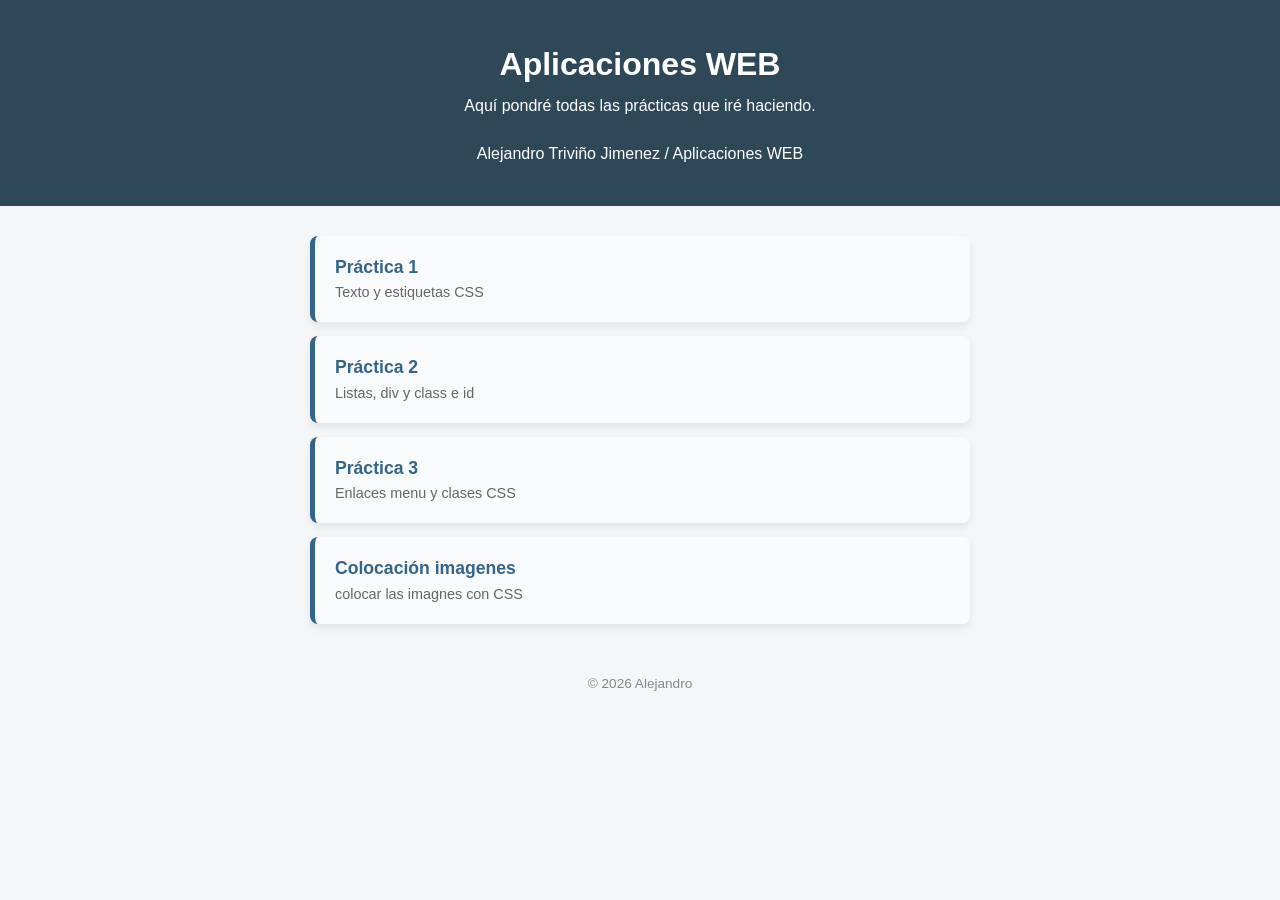
<file: index.html>
<!DOCTYPE html>
<html lang="es">
<head>
  <meta charset="UTF-8">
  <!-- Hace que la página se adapte al ancho de cada dispositivo (móvil, tablet, PC) -->
  <meta name="viewport" content="width=device-width, initial-scale=1.0">
  <title>Alejandro APWEB</title>
    <!-- Enlaza el archivo CSS que da estilo a la página -->
  <link rel="stylesheet" href="styles.css">
</head>
<body>

  <header>
    <h1>Aplicaciones WEB</h1>
    <p>Aquí pondré todas las prácticas que iré haciendo.</p>
    <br>
    <p>Alejandro Triviño Jimenez / Aplicaciones WEB</p>

  </header>

  <main>
    <ul class="lista">
      <li>
        <a href="ejercicio_1.html">
          <span class="titulo">Práctica 1</span>
          <span class="descripcion">Texto y estiquetas CSS</span>
        </a>
      </li>

      <li>
        <a href="practica_2.html">
          <span class="titulo">Práctica 2</span>
          <span class="descripcion">Listas, div y class e id</span>
        </a>
      </li>

      <li>
        <a href="practica3.html">
          <span class="titulo">Práctica 3</span>
          <span class="descripcion">Enlaces menu y clases CSS</span>
        </a>
      </li>

      <li>
        <a href="colocacion_css3_practica.html">
          <span class="titulo">Colocación imagenes</span>
          <span class="descripcion">colocar las imagnes con CSS</span>
        </a>
      </li>
    </ul>
  </main>
 <!-- footer es el pie de pagina -->
  <footer>
    <!-- &copy; es el símbolo © -->
    <p>&copy; 2026 Alejandro</p>
  </footer>

</body>
</html>
</file>
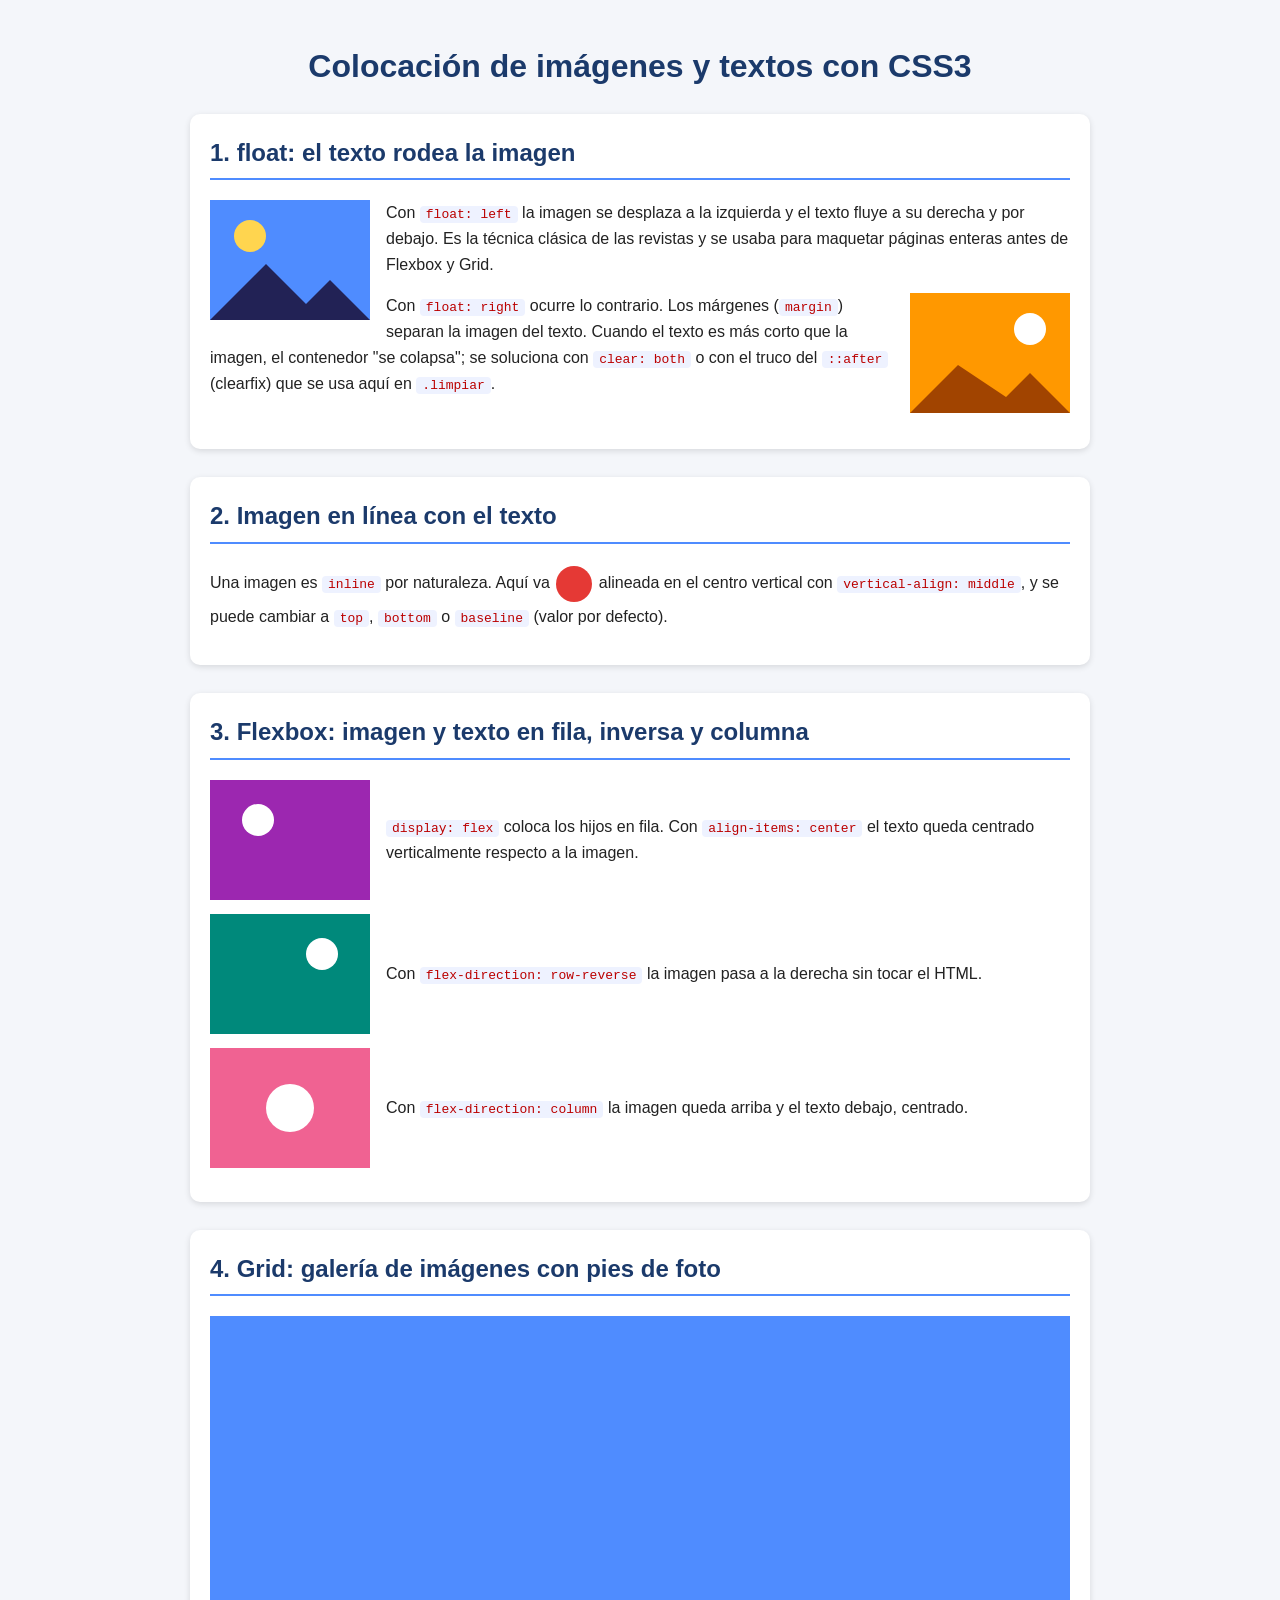
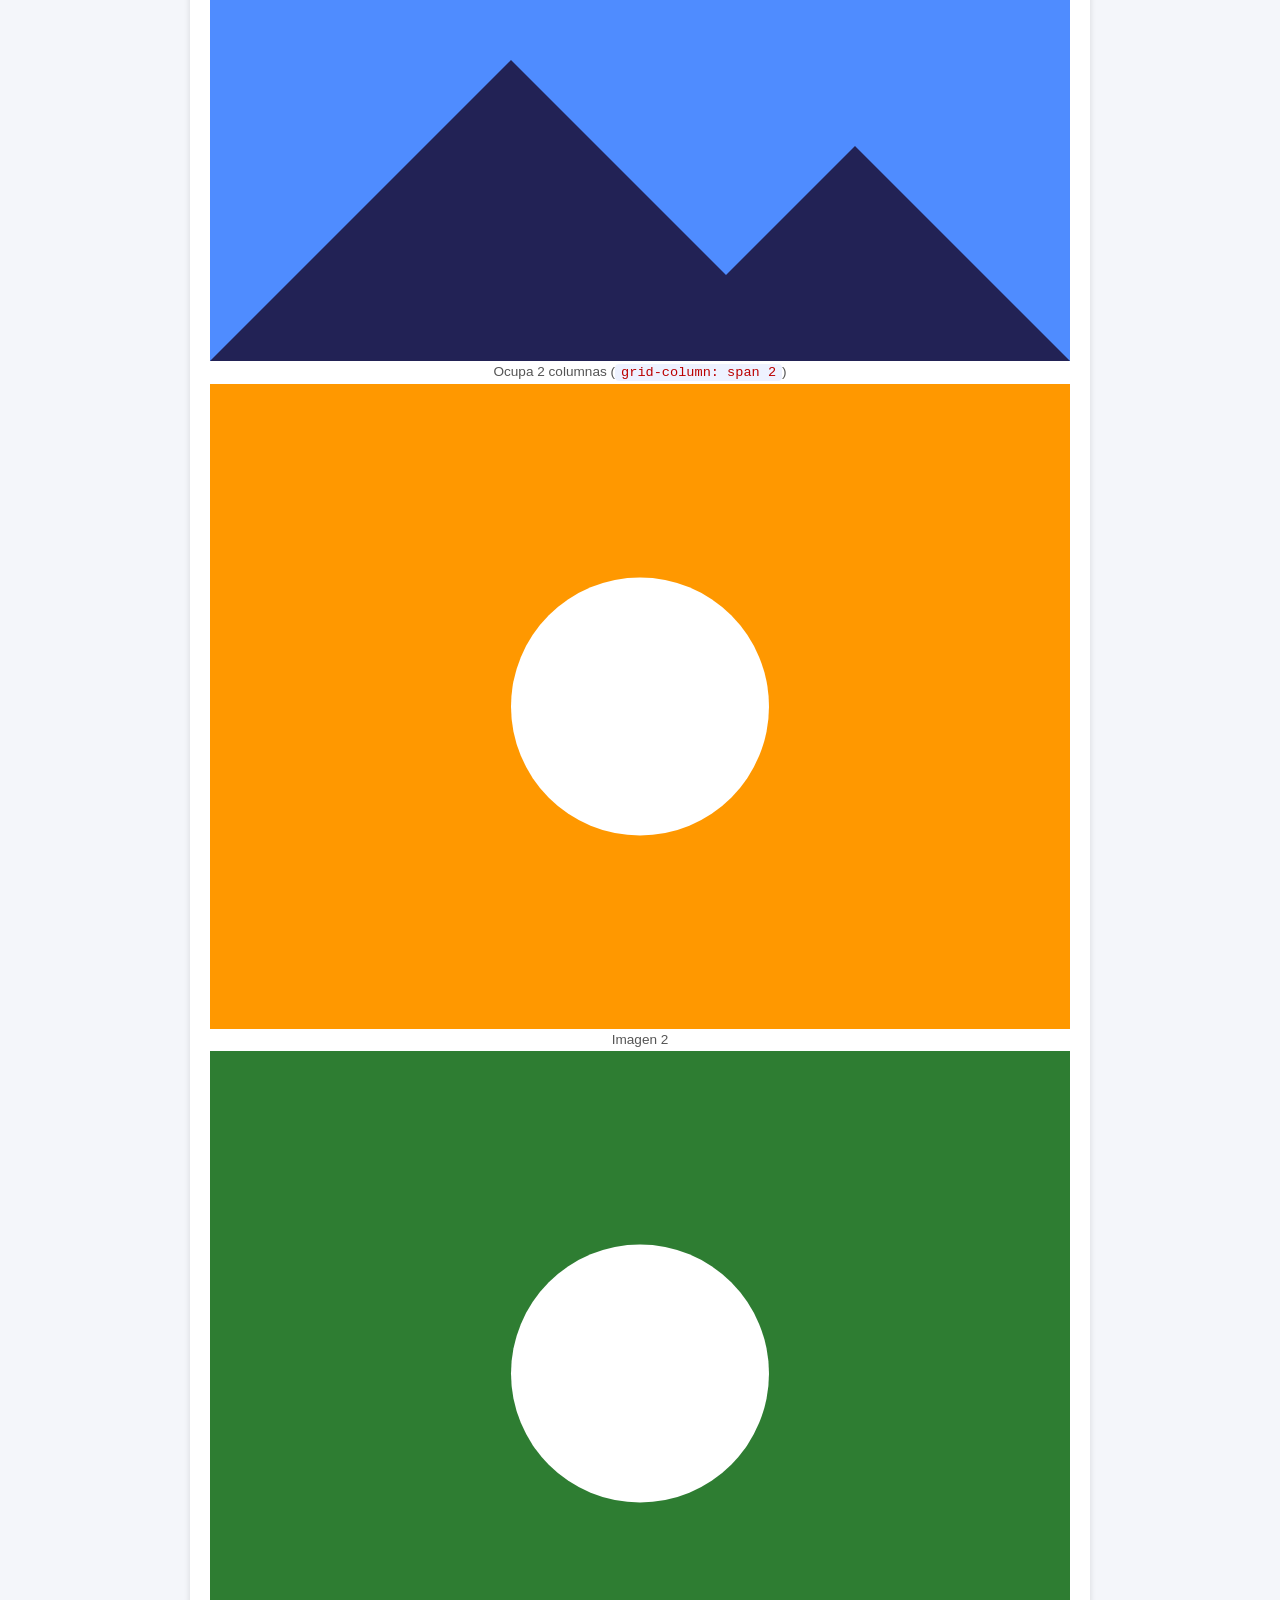
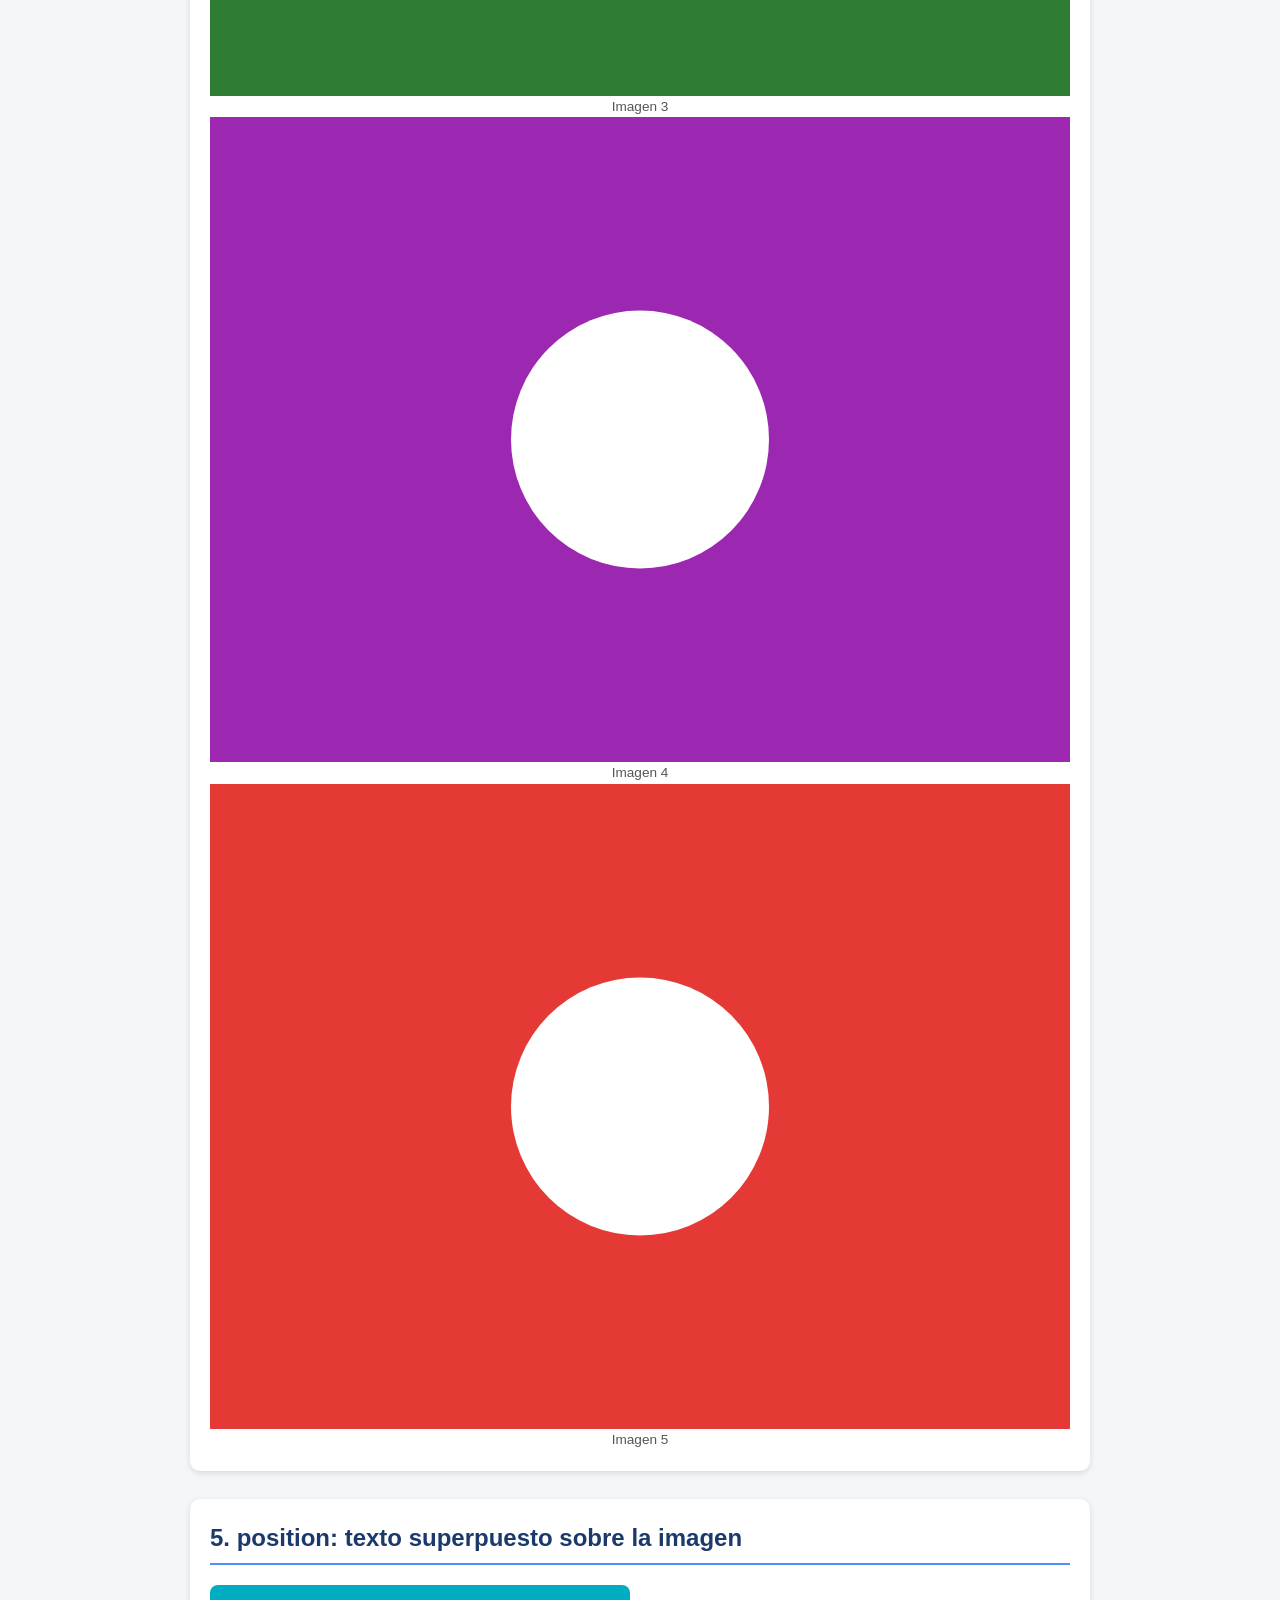
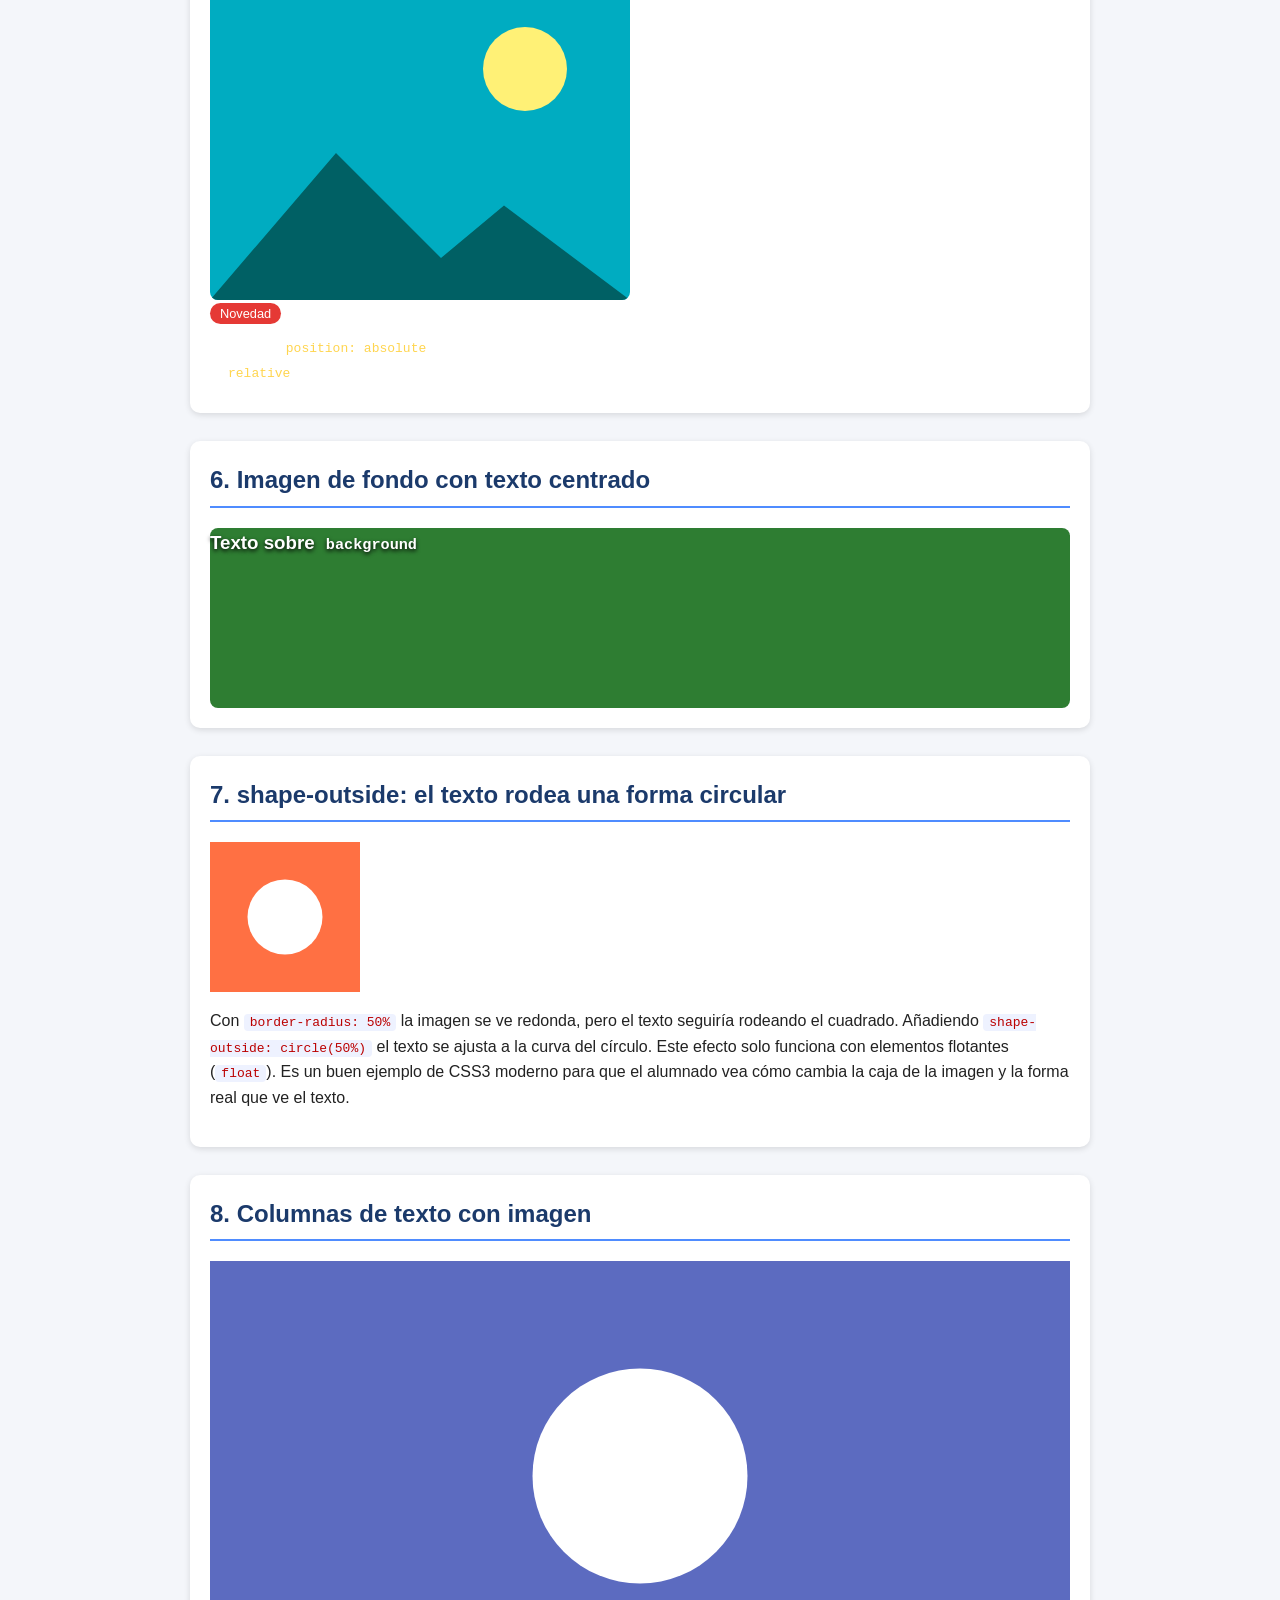
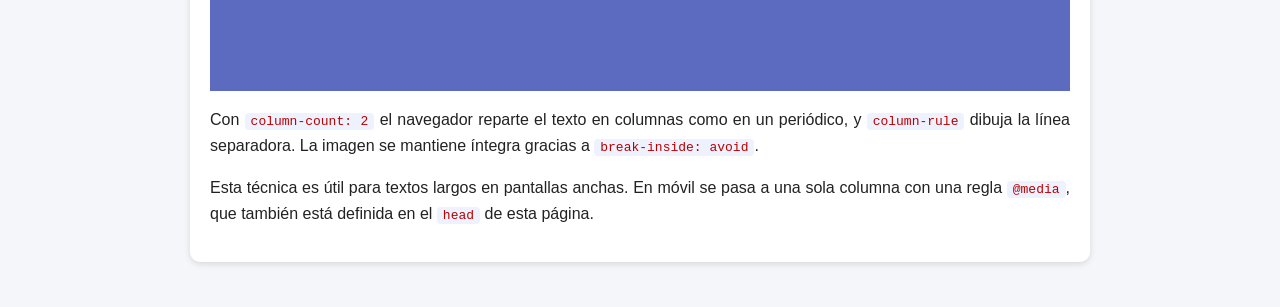
<file: colocacion_css3_practica.html>
<!DOCTYPE html>
<!-- 
  =====================================================================
  VERSIoN DE PRaCTICA: COLOCACIoN DE IMaGENES Y TEXTOS CON CSS3
  Modulo: Aplicaciones Web (2. SMR)

  INSTRUCCIONES:
  - El HTML ya esta terminado. NO hay que tocarlo.
  - Tu trabajo es completar el CSS de la etiqueta <style> (en el <head>).
  - Busca los comentarios "TODO" y escribe las propiedades que se piden.
  - Cada ejercicio indica la clase que debes estilizar y que efecto buscas.
  - Cuando termines, la página debe verse igual que la versión comentada.
  - Pista: consulta las propiedades en https://developer.mozilla.org/es/
  =====================================================================
-->
<html lang="es"> <!-- lang="es": indica que la página está en español -->
<head>
<!-- Codificación de caracteres: necesaria para ver bien tildes y la letra ñ -->
<meta charset="UTF-8">

<!-- Viewport: hace que la página se adapte al ancho del móvil (diseño responsive) -->
<meta name="viewport" content="width=device-width, initial-scale=1">

<!-- Título que aparece en la pestaña del navegador -->
<title>PRÁCTICA - Colocación de imágenes y textos con CSS3</title>

<style>
/* =====================================================================
   BASE: estilos generales de toda la página
   ===================================================================== */

/* El selector * afecta a TODOS los elementos.
   box-sizing: border-box hace que el width incluya el padding y el borde.
   Así, un elemento de 200px mide 200px en total y no se "estira". */
* { box-sizing: border-box; }

/* body: el cuerpo de la página */
body {
  font-family: Arial, Helvetica, sans-serif; /* tipo de letra (si no hay Arial, usa Helvetica, y si no, una sans-serif cualquiera) */
  line-height: 1.6;      /* altura de línea: 1.6 veces el tamaño de la letra, para leer mejor */
  color: #222;           /* color del texto (gris casi negro) */
  background: #f4f6fa;   /* color de fondo de la página */
  margin: 0;             /* quitamos el margen por defecto del navegador */
  padding: 20px;         /* espacio interior entre el borde de la ventana y el contenido */
}

h1 { text-align: center; color: #1b3a6b; } /* título principal centrado y en azul oscuro */

/* section: cada "tarjeta" blanca donde está un ejemplo */
section {
  background: #fff;                    /* fondo blanco */
  max-width: 900px;                    /* ancho máximo: en pantallas grandes no pasa de 900px */
  margin: 0 auto 28px;                 /* arriba 0 | izquierda y derecha auto (centra la caja) | abajo 28px */
  padding: 20px;                       /* espacio entre el borde de la tarjeta y su contenido */
  border-radius: 10px;                 /* esquinas redondeadas */
  box-shadow: 0 2px 6px rgba(0,0,0,.12); /* sombra: desplazamiento x, y, difuminado y color (negro al 12 %) */
}

h2 {
  margin-top: 0;                       /* pegamos el título al borde superior de la tarjeta */
  color: #1b3a6b;
  border-bottom: 2px solid #4f8cff;    /* línea azul debajo del título */
  padding-bottom: 6px;                 /* separación entre el texto y esa línea */
}

/* code: aspecto para resaltar propiedades CSS dentro de los textos */
code { background: #eef2ff; padding: 1px 6px; border-radius: 4px; color: #b00; }

/* Regla importante para imágenes:
   max-width: 100% -> la imagen nunca será más ancha que su contenedor (evita que se salga en el móvil).
   display: block  -> la imagen deja de ser "en línea" y se comporta como un bloque
                      (así desaparece el pequeño hueco que queda debajo de las imágenes). */
img { max-width: 100%; display: block; }


/* =====================================================================
   EJERCICIO 1. FLOAT: el texto rodea la imagen
   Objetivo: la primera imagen a la izquierda y la segunda a la derecha,
   con el texto rodeándolas.
   ===================================================================== */

.float-izq {
 float: left; /* TODO 1.1: haz que la imagen flote a la izquierda (float) */
  width: 160px;/* TODO 1.2: dale un ancho de 160px (width) */
  margin: 0 16px 8px 0;/* TODO 1.3: añade un margen solo a la derecha (16px) y abajo (8px) con margin */
}

.float-der {
  float: right;/* TODO 1.4: igual que la anterior, pero flotando a la derecha
               y con el margen en el lado izquierdo (16px) */
   width: 160px;
    margin: 0 0 16px 8px;
}

.limpiar::after {
  content: "";
  display:block;
  clear: both;
  /* TODO 1.5 (clearfix): para que el contenedor abrace a las imágenes flotantes necesitas
     tres propiedades: content (vacío ""), display (block) y clear (both) */
}


/* =====================================================================
   EJERCICIO 2. IMAGEN EN LÍNEA
   Objetivo: el iconito rojo debe quedar centrado verticalmente con el texto.
   ===================================================================== */

.en-linea {
  display: inline; /* TODO 2.1: ancho de 40px */
  width: 40px;
  height: 40px;
  vertical-align: middle;/* TODO 2.2: alineación vertical centrada (vertical-align) 
               Prueba también top, bottom y baseline y observa la diferencia */
}


/* =====================================================================
   EJERCICIO 3. FLEXBOX
   Objetivo: imagen y texto en fila; luego invertidos; luego en columna.
   ===================================================================== */

.flex {
  display: flex;/* TODO 3.1: activa Flexbox en el contenedor (display) */
  gap: 16px;/* TODO 3.2: separa los hijos 16px entre sí (gap) */
  align-items: center;/* TODO 3.3: centra los hijos verticalmente (align-items) */
  margin-bottom: 14px;
}

.flex img {
  width: 160px;/* TODO 3.4: ancho de 160px */
  /* TODO 3.5: evita que la imagen se encoja (flex-shrink con valor 0) */
}

.flex.inversa {
  /* TODO 3.6: invierte el orden de los hijos (flex-direction: row-reverse) */
}

.flex.columna {
  /* TODO 3.7: apila los hijos en vertical (flex-direction: column) */
  /* TODO 3.8: centra el texto (text-align) */
}


/* =====================================================================
   EJERCICIO 4. GRID
   Objetivo: galería de 3 columnas, con la primera imagen ocupando 2.
   ===================================================================== */

.galeria {
  /* TODO 4.1: activa la rejilla (display: grid) */
  /* TODO 4.2: crea 3 columnas iguales (grid-template-columns con repeat y fr) */
  /* TODO 4.3: separa las celdas 10px (gap) */
}

.galeria figure { margin: 0; }

.galeria img {
  /* TODO 4.4: ancho del 100% */
  /* TODO 4.5: altura de 120px */
  /* TODO 4.6: recorta la imagen sin deformarla (object-fit: cover) */
  /* TODO 4.7: esquinas redondeadas de 8px */
}

.galeria figcaption { font-size: .85rem; text-align: center; color: #555; }

.galeria .grande {
  /* TODO 4.8: que esta celda ocupe 2 columnas (grid-column: span 2) */
}


/* =====================================================================
   EJERCICIO 5. POSITION
   Objetivo: etiqueta roja arriba a la izquierda y franja negra abajo,
   ambas encima de la imagen.
   ===================================================================== */

.tarjeta {
  /* TODO 5.1: convierte a la tarjeta en la referencia de sus hijos (position: relative) */
  max-width: 420px;
}

.tarjeta img { width: 100%; border-radius: 8px; }

.tarjeta .etiqueta {
  /* TODO 5.2: position absolute */
  /* TODO 5.3: sepárala 10px de arriba (top) y 10px de la izquierda (left) */
  background: #e53935;
  color: #fff;
  padding: 3px 10px;
  border-radius: 14px;
  font-size: .8rem;
}

.tarjeta .pie {
  /* TODO 5.4: position absolute */
  /* TODO 5.5: pégala abajo y estírala de lado a lado (bottom, left y right a 0) */
  /* TODO 5.6: fondo negro semitransparente: background con rgba(0,0,0,.6) */
  color: #fff;
  padding: 8px 12px;
  /* TODO 5.7: redondea SOLO las esquinas de abajo (border-radius: 0 0 8px 8px) */
}


/* =====================================================================
   EJERCICIO 6. BACKGROUND
   Objetivo: caja con imagen de fondo y texto centrado.
   (La imagen de fondo ya está dada; no hace falta escribir la URL.)
   ===================================================================== */

.hero {
  height: 180px;
  border-radius: 8px;
  color: #fff;
  text-shadow: 0 2px 4px #000;
  background: #2e7d32; /* color de relleno provisional */

  /* TODO 6.1: sustituye el color de arriba por una imagen de fondo.
     Usa esta imagen:
     url("data:image/svg+xml,%3Csvg xmlns='http://www.w3.org/2000/svg' viewBox='0 0 200 150'%3E%3Crect width='200' height='150' fill='%232e7d32'/%3E%3Ccircle cx='150' cy='40' r='22' fill='%23ffeb3b'/%3E%3Cpath d='M0 150l60-80 50 60 30-30 60 50z' fill='%231b5e20'/%3E%3C/svg%3E")
     y añade: center / cover no-repeat */

  /* TODO 6.2: centra el texto vertical y horizontalmente con Flexbox
               (display: flex + align-items + justify-content) */
}


/* =====================================================================
   EJERCICIO 7. SHAPE-OUTSIDE
   Objetivo: imagen redonda y texto adaptándose a la curva.
   ===================================================================== */

.redonda {
  /* TODO 7.1: float a la izquierda */
  width: 150px;
  height: 150px;
  /* TODO 7.2: forma circular (border-radius: 50%) */
  /* TODO 7.3: que la imagen llene el círculo sin deformarse (object-fit) */
  /* TODO 7.4: que el texto siga el círculo (shape-outside: circle(50%)) */
  margin: 0 18px 6px 0;
}


/* =====================================================================
   EJERCICIO 8. COLUMNAS CSS
   Objetivo: texto en 2 columnas con línea separadora.
   ===================================================================== */

.columnas {
  /* TODO 8.1: 2 columnas (column-count) */
  /* TODO 8.2: separación de 28px entre columnas (column-gap) */
  /* TODO 8.3: línea separadora gris (column-rule: 1px solid #ccc) */
  text-align: justify;
}

.columnas img {
  width: 100%;
  margin-bottom: 10px;
  /* TODO 8.4: evita que la imagen se parta entre columnas (break-inside: avoid) */
}


/* =====================================================================
   EJERCICIO 9 (RETO). RESPONSIVE
   Objetivo: en pantallas de 600px o menos, imagen y texto se apilan,
   la galería pasa a 2 columnas y el texto a 1 columna.
   ===================================================================== */

/* TODO 9.1: escribe una regla @media (max-width: 600px) { ... } que contenga:
     - .flex y .flex.inversa con flex-direction: column
     - .galeria con grid-template-columns: 1fr 1fr
     - .columnas con column-count: 1
   Comprueba el resultado reduciendo el ancho de la ventana del navegador. */
</style>
</head>

<body>

<h1>Colocación de imágenes y textos con CSS3</h1>

<!-- ================================================================ -->
<!-- 1. FLOAT                                                          -->
<!-- Fíjate en el ORDEN: la imagen va ANTES del párrafo al que rodea.  -->
<!-- ================================================================ -->
<section>
  <h2>1. float: el texto rodea la imagen</h2>

  <!-- class="float-izq": aplica el CSS de .float-izq (imagen a la izquierda).
       alt: texto alternativo (accesibilidad y por si la imagen no carga). Es obligatorio. -->
  <img class="float-izq" alt="Paisaje azul" src="data:image/svg+xml,%3Csvg xmlns='http://www.w3.org/2000/svg' viewBox='0 0 200 150'%3E%3Crect width='200' height='150' fill='%234f8cff'/%3E%3Ccircle cx='50' cy='45' r='20' fill='%23ffd54f'/%3E%3Cpath d='M0 150l70-70 50 50 30-30 50 50z' fill='%23225'/%3E%3C/svg%3E">
  <p>Con <code>float: left</code> la imagen se desplaza a la izquierda y el texto fluye a su derecha y por debajo. Es la técnica clásica de las revistas y se usaba para maquetar páginas enteras antes de Flexbox y Grid.</p>

  <!-- Imagen flotando a la derecha -->
  <img class="float-der" alt="Paisaje naranja" src="data:image/svg+xml,%3Csvg xmlns='http://www.w3.org/2000/svg' viewBox='0 0 200 150'%3E%3Crect width='200' height='150' fill='%23ff9800'/%3E%3Ccircle cx='150' cy='45' r='20' fill='%23fff'/%3E%3Cpath d='M0 150l60-60 60 40 30-30 50 50z' fill='%23a14400'/%3E%3C/svg%3E">
  <p>Con <code>float: right</code> ocurre lo contrario. Los márgenes (<code>margin</code>) separan la imagen del texto. Cuando el texto es más corto que la imagen, el contenedor "se colapsa"; se soluciona con <code>clear: both</code> o con el truco del <code>::after</code> (clearfix) que se usa aquí en <code>.limpiar</code>.</p>

  <!-- Este div vacío aplica el clearfix: obliga a la sección a abrazar las imágenes flotantes -->
  <div class="limpiar"></div>
</section>

<!-- ================================================================ -->
<!-- 2. IMAGEN EN LÍNEA                                                -->
<!-- La imagen está DENTRO del párrafo, entre palabras.                -->
<!-- ================================================================ -->
<section>
  <h2>2. Imagen en línea con el texto</h2>
  <p>Una imagen es <code>inline</code> por naturaleza. Aquí va
    <img class="en-linea" alt="icono" src="data:image/svg+xml,%3Csvg xmlns='http://www.w3.org/2000/svg' viewBox='0 0 40 40'%3E%3Ccircle cx='20' cy='20' r='18' fill='%23e53935'/%3E%3C/svg%3E">
    alineada en el centro vertical con <code>vertical-align: middle</code>, y se puede cambiar a <code>top</code>, <code>bottom</code> o <code>baseline</code> (valor por defecto).</p>
</section>

<!-- ================================================================ -->
<!-- 3. FLEXBOX                                                        -->
<!-- Estructura: un div PADRE (class="flex") con 2 HIJOS: <img> y <p>. -->
<!-- Flexbox se aplica al padre y coloca a los hijos.                  -->
<!-- ================================================================ -->
<section>
  <h2>3. Flexbox: imagen y texto en fila, inversa y columna</h2>

  <!-- Ejemplo A: fila normal (imagen a la izquierda, texto a la derecha) -->
  <div class="flex">
    <img alt="Imagen izquierda" src="data:image/svg+xml,%3Csvg xmlns='http://www.w3.org/2000/svg' viewBox='0 0 200 150'%3E%3Crect width='200' height='150' fill='%239c27b0'/%3E%3Ccircle cx='60' cy='50' r='20' fill='%23fff'/%3E%3C/svg%3E">
    <p><code>display: flex</code> coloca los hijos en fila. Con <code>align-items: center</code> el texto queda centrado verticalmente respecto a la imagen.</p>
  </div>

  <!-- Ejemplo B: MISMO HTML (imagen primero), pero con la clase "inversa" la imagen se ve a la derecha -->
  <div class="flex inversa">
    <img alt="Imagen derecha" src="data:image/svg+xml,%3Csvg xmlns='http://www.w3.org/2000/svg' viewBox='0 0 200 150'%3E%3Crect width='200' height='150' fill='%2300897b'/%3E%3Ccircle cx='140' cy='50' r='20' fill='%23fff'/%3E%3C/svg%3E">
    <p>Con <code>flex-direction: row-reverse</code> la imagen pasa a la derecha sin tocar el HTML.</p>
  </div>

  <!-- Ejemplo C: en columna -->
  <div class="flex columna">
    <img alt="Imagen arriba" src="data:image/svg+xml,%3Csvg xmlns='http://www.w3.org/2000/svg' viewBox='0 0 200 150'%3E%3Crect width='200' height='150' fill='%23f06292'/%3E%3Ccircle cx='100' cy='75' r='30' fill='%23fff'/%3E%3C/svg%3E">
    <p>Con <code>flex-direction: column</code> la imagen queda arriba y el texto debajo, centrado.</p>
  </div>
</section>

<!-- ================================================================ -->
<!-- 4. GRID                                                           -->
<!-- <figure> agrupa una imagen con su pie de foto <figcaption>.       -->
<!-- Es la etiqueta semántica correcta para imágenes con descripción.  -->
<!-- ================================================================ -->
<section>
  <h2>4. Grid: galería de imágenes con pies de foto</h2>
  <div class="galeria">

    <!-- Esta figura lleva class="grande": ocupa 2 de las 3 columnas -->
    <figure class="grande">
      <img alt="Grande" src="data:image/svg+xml,%3Csvg xmlns='http://www.w3.org/2000/svg' viewBox='0 0 200 150'%3E%3Crect width='200' height='150' fill='%234f8cff'/%3E%3Cpath d='M0 150l70-70 50 50 30-30 50 50z' fill='%23225'/%3E%3C/svg%3E">
      <figcaption>Ocupa 2 columnas (<code>grid-column: span 2</code>)</figcaption>
    </figure>

    <!-- Las siguientes ocupan 1 columna cada una; la rejilla las coloca sola, de izquierda a derecha y de arriba abajo -->
    <figure>
      <img alt="Dos" src="data:image/svg+xml,%3Csvg xmlns='http://www.w3.org/2000/svg' viewBox='0 0 200 150'%3E%3Crect width='200' height='150' fill='%23ff9800'/%3E%3Ccircle cx='100' cy='75' r='30' fill='%23fff'/%3E%3C/svg%3E">
      <figcaption>Imagen 2</figcaption>
    </figure>
    <figure>
      <img alt="Tres" src="data:image/svg+xml,%3Csvg xmlns='http://www.w3.org/2000/svg' viewBox='0 0 200 150'%3E%3Crect width='200' height='150' fill='%232e7d32'/%3E%3Ccircle cx='100' cy='75' r='30' fill='%23fff'/%3E%3C/svg%3E">
      <figcaption>Imagen 3</figcaption>
    </figure>
    <figure>
      <img alt="Cuatro" src="data:image/svg+xml,%3Csvg xmlns='http://www.w3.org/2000/svg' viewBox='0 0 200 150'%3E%3Crect width='200' height='150' fill='%239c27b0'/%3E%3Ccircle cx='100' cy='75' r='30' fill='%23fff'/%3E%3C/svg%3E">
      <figcaption>Imagen 4</figcaption>
    </figure>
    <figure>
      <img alt="Cinco" src="data:image/svg+xml,%3Csvg xmlns='http://www.w3.org/2000/svg' viewBox='0 0 200 150'%3E%3Crect width='200' height='150' fill='%23e53935'/%3E%3Ccircle cx='100' cy='75' r='30' fill='%23fff'/%3E%3C/svg%3E">
      <figcaption>Imagen 5</figcaption>
    </figure>
  </div>
</section>

<!-- ================================================================ -->
<!-- 5. POSITION                                                       -->
<!-- Tres elementos dentro de la tarjeta (el padre con position: relative): -->
<!-- la imagen (normal) y dos capas que se colocan encima (absolute).  -->
<!-- ================================================================ -->
<section>
  <h2>5. position: texto superpuesto sobre la imagen</h2>
  <div class="tarjeta">
    <img alt="Tarjeta" src="data:image/svg+xml,%3Csvg xmlns='http://www.w3.org/2000/svg' viewBox='0 0 200 150'%3E%3Crect width='200' height='150' fill='%2300acc1'/%3E%3Ccircle cx='150' cy='40' r='20' fill='%23fff176'/%3E%3Cpath d='M0 150l60-70 50 50 30-25 60 45z' fill='%23006064'/%3E%3C/svg%3E">
    <span class="etiqueta">Novedad</span>  <!-- arriba a la izquierda -->
    <div class="pie">Pie con <code style="background:none;color:#ffd54f">position: absolute</code> dentro de un padre <code style="background:none;color:#ffd54f">relative</code></div> <!-- abajo, a todo el ancho -->
  </div>
</section>

<!-- ================================================================ -->
<!-- 6. BACKGROUND                                                     -->
<!-- No hay <img>: la imagen está en el CSS (clase .hero).             -->
<!-- ================================================================ -->
<section>
  <h2>6. Imagen de fondo con texto centrado</h2>
  <div class="hero"><h3>Texto sobre <code style="background:none;color:#fff">background</code></h3></div>
</section>

<!-- ================================================================ -->
<!-- 7. SHAPE-OUTSIDE                                                  -->
<!-- ================================================================ -->
<section>
  <h2>7. shape-outside: el texto rodea una forma circular</h2>
  <img class="redonda" alt="Redonda" src="data:image/svg+xml,%3Csvg xmlns='http://www.w3.org/2000/svg' viewBox='0 0 200 200'%3E%3Crect width='200' height='200' fill='%23ff7043'/%3E%3Ccircle cx='100' cy='100' r='50' fill='%23fff'/%3E%3C/svg%3E">
  <p>Con <code>border-radius: 50%</code> la imagen se ve redonda, pero el texto seguiría rodeando el cuadrado. Añadiendo <code>shape-outside: circle(50%)</code> el texto se ajusta a la curva del círculo. Este efecto solo funciona con elementos flotantes (<code>float</code>). Es un buen ejemplo de CSS3 moderno para que el alumnado vea cómo cambia la caja de la imagen y la forma real que ve el texto.</p>
  <div class="limpiar"></div>
</section>

<!-- ================================================================ -->
<!-- 8. COLUMNAS                                                       -->
<!-- ================================================================ -->
<section>
  <h2>8. Columnas de texto con imagen</h2>
  <div class="columnas">
    <img alt="Columnas" src="data:image/svg+xml,%3Csvg xmlns='http://www.w3.org/2000/svg' viewBox='0 0 200 100'%3E%3Crect width='200' height='100' fill='%235c6bc0'/%3E%3Ccircle cx='100' cy='50' r='25' fill='%23fff'/%3E%3C/svg%3E">
    <p>Con <code>column-count: 2</code> el navegador reparte el texto en columnas como en un periódico, y <code>column-rule</code> dibuja la línea separadora. La imagen se mantiene íntegra gracias a <code>break-inside: avoid</code>.</p>
    <p>Esta técnica es útil para textos largos en pantallas anchas. En móvil se pasa a una sola columna con una regla <code>@media</code>, que también está definida en el <code>head</code> de esta página.</p>
  </div>
</section>

</body>
</html>
</file>
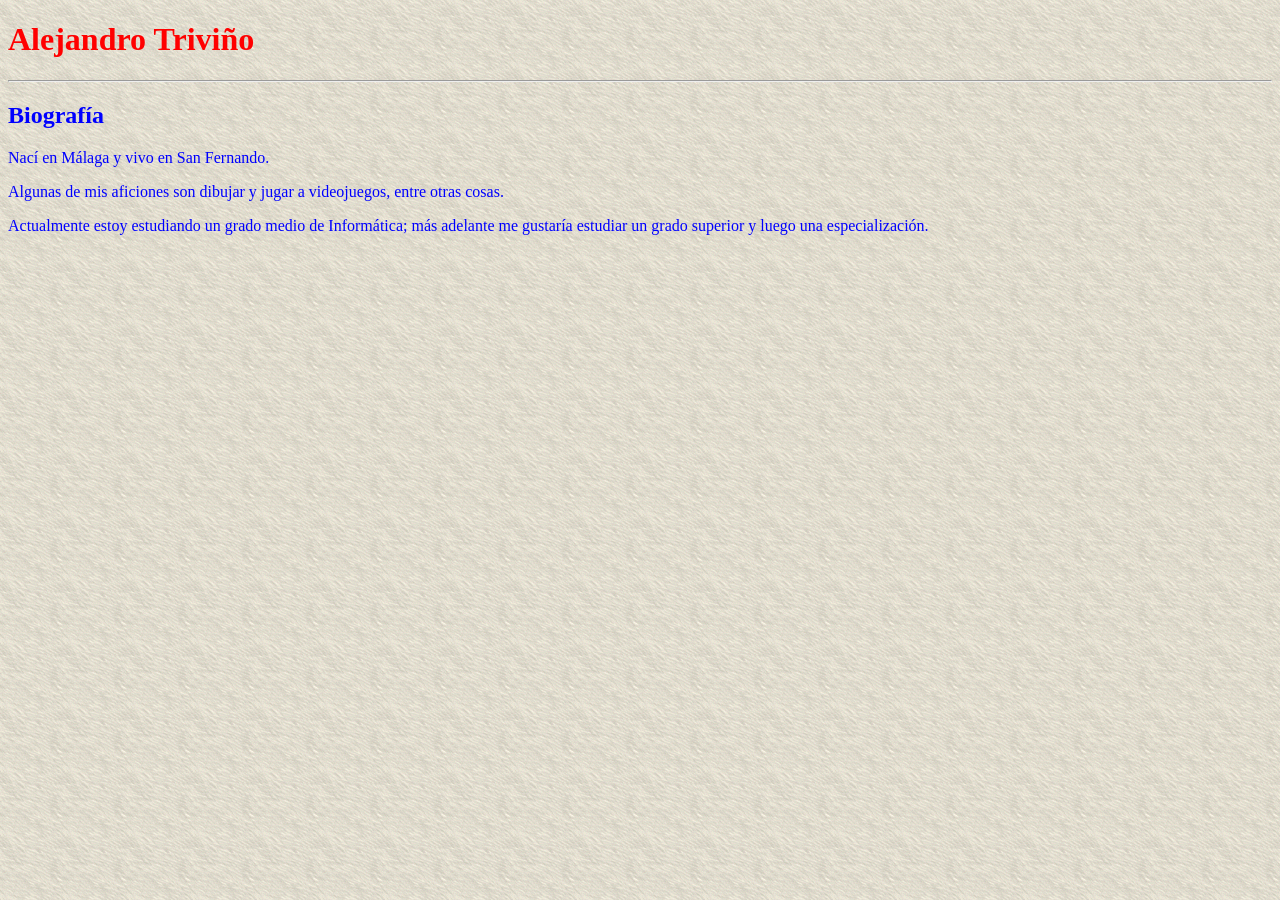
<file: ejercicio_1.html>
<!DOCTYPE html>
<html lang="en">
<head>
    <meta charset="UTF-8">
    <meta name="viewport" content="width=device-width, initial-scale=1.0">
    <title>Ejercico 1</title>
    <style>
        h1{
            color: red;
        }
        h2{
            color: blue;
        }
        p {
            color: blue;
        }
        body{
            background-image: url("fondo.gif");
        }

    </style>
</head>
<body>
    <h1>Alejandro Triviño</h1>
<hr>
    <h2>Biografía</h2>    

    <p>Nací en Málaga y vivo en San Fernando.</p>
    <p>Algunas de mis aficiones son dibujar y jugar a videojuegos, entre otras cosas.</p>
    <p>Actualmente estoy estudiando un grado medio de Informática; más adelante me gustaría estudiar un grado superior y luego una especialización.
</p>
</body>
</html>
</file>
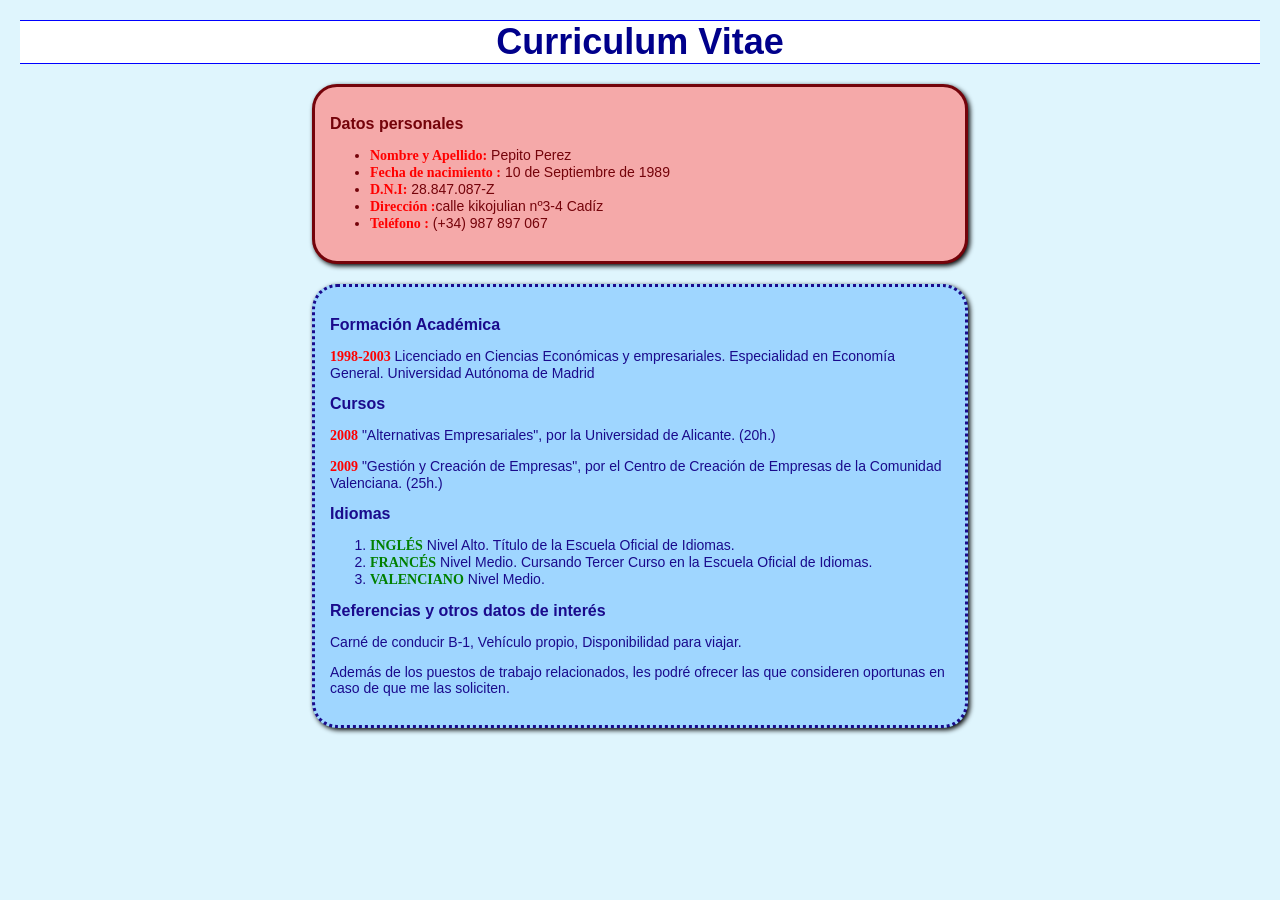
<file: practica_2.html>
<!DOCTYPE html>
<html lang="en">
<head>
    <meta charset="UTF-8">
    <meta name="viewport" content="width=device-width, initial-scale=1.0">
    <title>Document</title>
        <meta charset="UTF-8">
        <title>Ejercicio 2</title>
        <link rel="stylesheet" type="text/css" href="stylesp2.css">
</head>
<body>
    <h1>Curriculum Vitae</h1>
    <div id="recuadro">
        <h2>Datos personales</h2>
        <ul>
            <li> <span class="TimesRojo">Nombre y Apellido:</span> Pepito Perez</li>
             <li><span class="TimesRojo">Fecha de nacimiento :</span> 10 de Septiembre de 1989</li>
            <li><span class="TimesRojo">D.N.I:</span> 28.847.087-Z</li>
            <li><span class="TimesRojo">Dirección :</span>calle kikojulian nº3-4 Cadíz</li>
            <li><span class="TimesRojo">Teléfono :</span> (+34) 987 897 067</li>
        </ul>
    </div>
    <div id="recuadro2">
    <h2>Formación Académica</h2>
        <p><span class="TimesRojo">1998-2003</span> Licenciado en Ciencias Económicas y empresariales. Especialidad en Economía General. Universidad Autónoma de Madrid</p>
    <h2>Cursos</h2>
        <p><span class="TimesRojo">2008</span> "Alternativas Empresariales", por la Universidad de Alicante. (20h.)</p>
        <p><span class="TimesRojo">2009</span> "Gestión y Creación de Empresas", por el Centro de Creación de Empresas de la Comunidad Valenciana. (25h.)</p>

    <h2>Idiomas</h2>
    <ol>
      <li><span class="TimesVerde">INGLÉS</span> Nivel Alto. Título de la Escuela Oficial de Idiomas.</li>
      <li><span class="TimesVerde">FRANCÉS</span> Nivel Medio. Cursando Tercer Curso en la Escuela Oficial de Idiomas.</li>
      <li><span class="TimesVerde">VALENCIANO</span> Nivel Medio.</li>
    </ol>

    <h2>Referencias y otros datos de interés</h2>
        <p>Carné de conducir B-1, Vehículo propio, Disponibilidad para viajar.</p>
        <p>Además de los puestos de trabajo relacionados, les podré ofrecer las que consideren oportunas en caso de que me las soliciten.</p>
  </div>
</body>
</html>
</file>
<file: styles.css>
/**/
* {
  box-sizing: border-box;
  margin: 0;
  padding: 0;
}

body {
     /* Tipo de letra*/
  font-family: Arial, Helvetica, sans-serif;
  /* Color de fondo de la página */
  background: #f4f6f8;
  /* Color del texto general */
  color: #2b2b2b;
    /* Espacio entre líneas de texto */
  line-height: 1.5;
}

header {
  background: #2f4858;
  color: #fff;
  text-align: center;
    /* Espacio interior: 40px arriba/abajo y 20px a los lados */
  padding: 40px 20px;
}

header h1 {
  font-size: 2rem;
    /* Separación con lo que va debajo */
  margin-bottom: 6px;
}
/* Estilo para un <h6> ahora mismo no lo utilizo */
header h6 {
  font-size: 2rem;
  margin-bottom: 6px;
}

main {
 /* Ancho máximo: en pantallas grandes no se estira más de 700px */
  max-width: 700px;
  /* 30px arriba/abajo y "auto" a los lados = centrado horizontal */
  margin: 30px auto;
  padding: 0 20px;
}

/* Quita las viñetas de la lista */
.lista {
  list-style: none;
}

/* Separación entre una práctica y la siguiente */
.lista li {
  margin-bottom: 14px;
}

.lista a {
 /* "block" hace que el enlace ocupe todo el ancho como una caja */
  display: block;
  background: #ffffff63;
/* Esquinas redondeadas */
  padding: 18px 20px;
  border-radius: 8px;
  border-left: 5px solid #33658a;
 /* Quita el subrayado del enlace */
  text-decoration: none;
 /* El texto hereda el color normal en vez del azul de los enlaces */
  color: inherit;
  /* una sombra bajo la tarjeta */
  box-shadow: 0 4px 8px rgba(0, 0, 0, 0.08);
  transition: transform 0.2s, box-shadow 0.2s;
}

/* EFECTO HOVER: al pasar el ratón por encima */
.lista a:hover {
 /* La tarjeta sube 3px es para darle efecto*/
  transform: translateY(-3px);
/* La sombra se hace más grande y marcada */
  box-shadow: 0 6px 14px rgba(0, 0, 0, 0.12);
}

.titulo {
  display: block;
  font-weight: bold;
  font-size: 1.1rem;
  color: #33658a;
}

/* clase mas pequeña y de otro color para la descripción */
.descripcion {
  font-size: 0.9rem;
  color: #666;
}

/*pie de pagina*/
footer {
  text-align: center;
  padding: 20px;
  font-size: 0.85rem;
  color: #888;
}
</file>
<file: stylesp2.css>
body {
        font-family: Verdana;
        font-size: 12px;
        font-weight: normal;
        color: black;
        margin: 20px;
        background-color: #DFF5FD;
}

        h1{
            font-family: Arial, Helvetica, sans-serif;
            font-size: 36px;
            font-weight: bold; /*poner la letra en negrita*/
            color: darkblue;
            text-align: center; /*centra el texto*/
            background-color: white;
            border-top: 1px solid blue;
            border-bottom: 1px solid blue;
            margin: 20px auto; /*el margen que tiene el h1 con el texto siguiente*/
        }
        h2 {
            font-size: 16px;
            font-weight: bold;
        }
        #recuadro{
        background-color: #F5A9A9;
        font-size: 14px;
        color: #74030A;
        font-family: Arial, Times, sans-serif;
        border: solid 3px;
        padding: 15px; /*Espacio de dentro entre el borde y el texto*/
        margin:20px auto 20px auto; /*me centra la capa div arriba y abajo*/
        width: 50%; 
        /*utiliza porcentajes para que se adapte a la resolución*/
        border-radius: 25px; /*borde redondeado*/
        box-shadow: 2px 2px 5px black; /*sombra*/
}
        #recuadro2 {
        background-color: #9FD6FF;
        font-size: 14px;
        color: #1a0a8c;
        font-family: Arial, Times, sans-serif;
        border: dotted 3px #1a0a8c; /*borde con puntintos y color azúl*/
        padding: 15px; /*Espacio de dentro entre el borde y el texto*/
        margin: 20px auto 20px auto;
        width: 50%;
        border-radius: 25px; /*redondea el borde del cuadro*/
        box-shadow: 2px 2px 5px black;
}
        .TimesRojo{
            font-family:'Times New Roman';
             font-size: 14px;
             font-weight: bold;
             color: red;
        }
        .TimesVerde {
         font-family: "Times New Roman";
         font-size: 14px;
         font-weight: bold;
         color: green;
}
</file>
